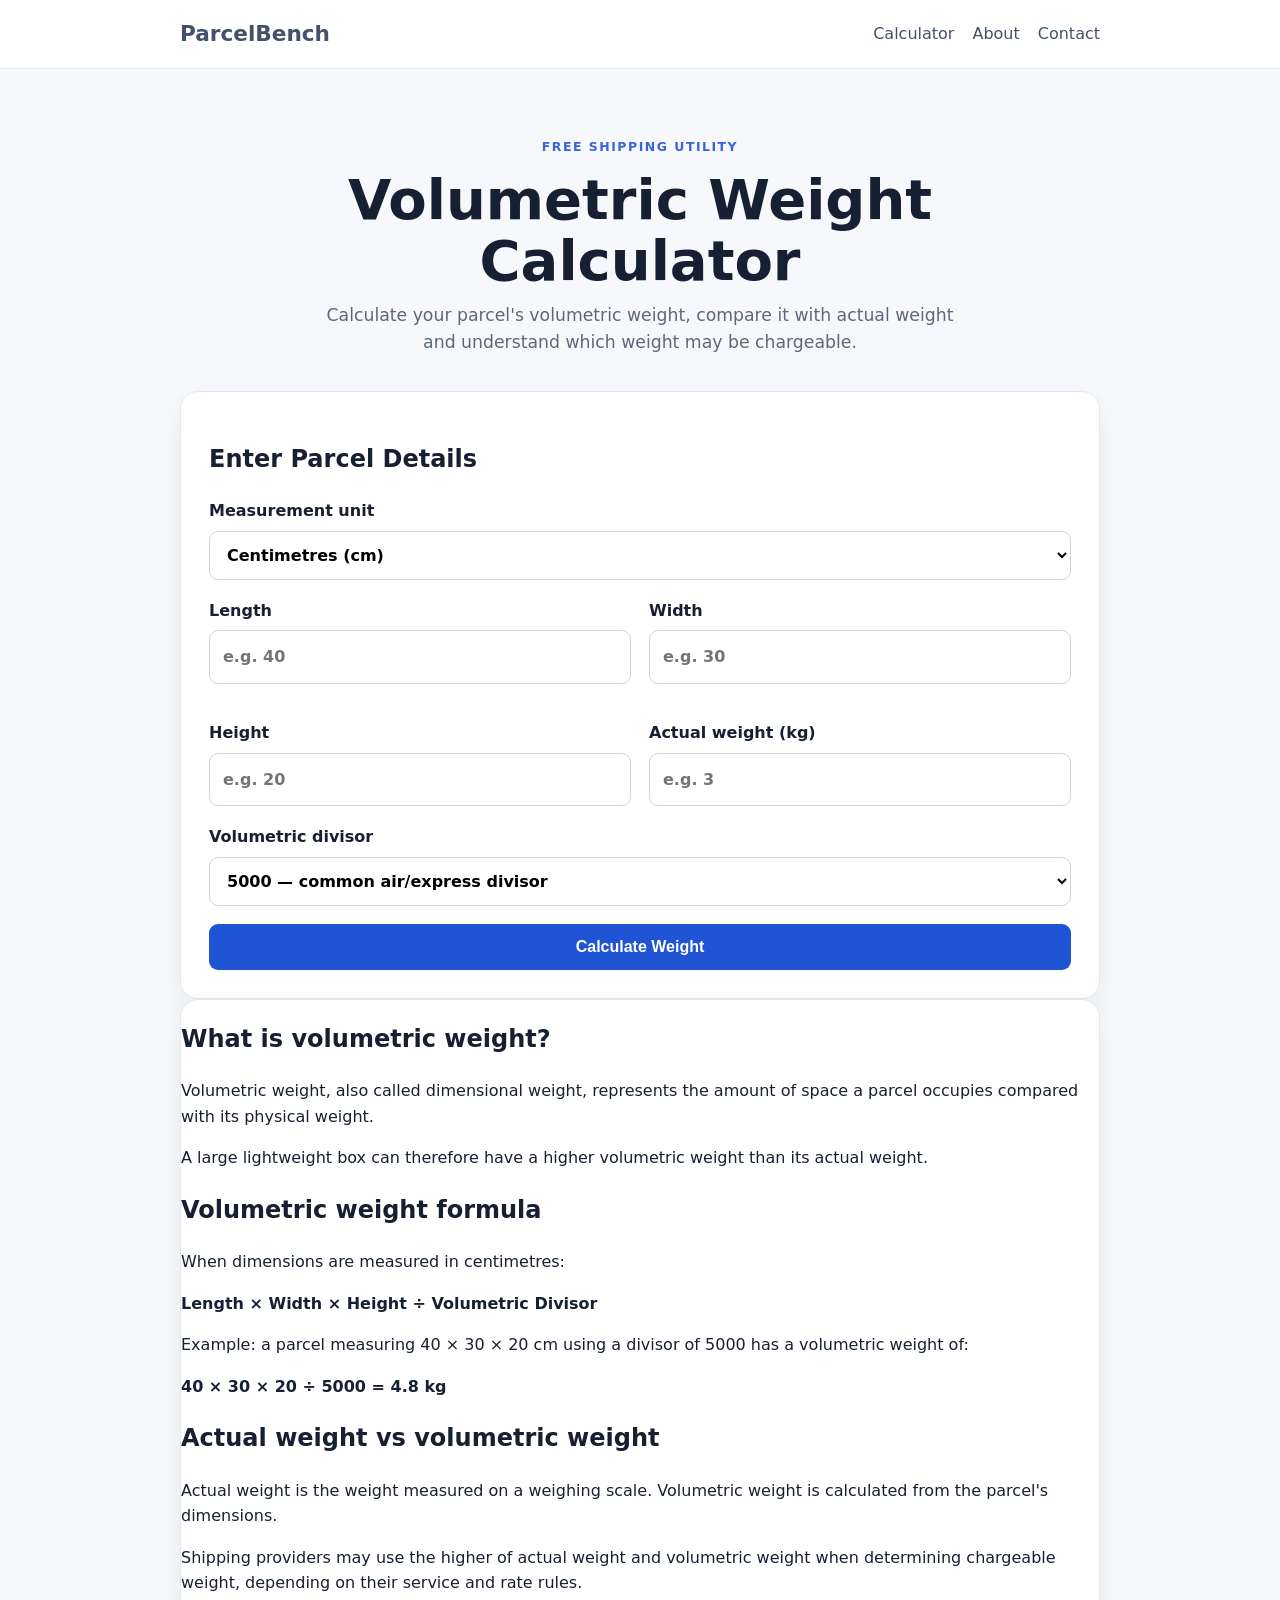
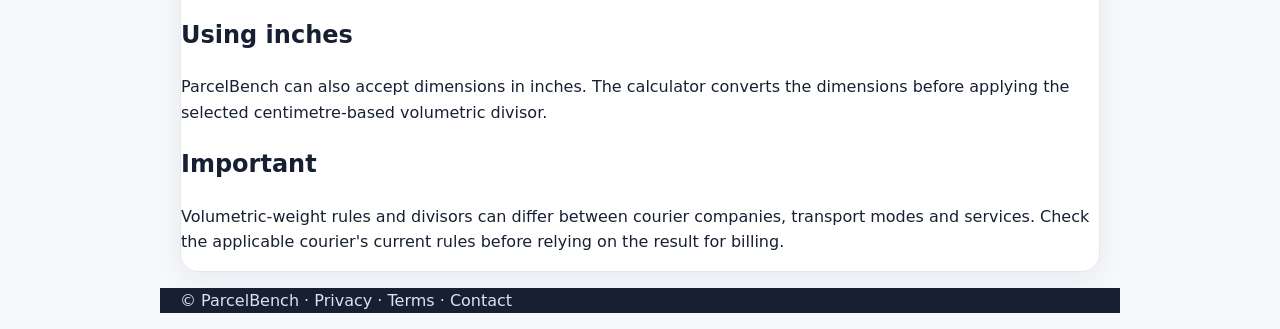
<file: index.html>
<!doctype html>
<html lang="en-IN">
<head>
  <meta charset="utf-8">
  <meta name="viewport" content="width=device-width,initial-scale=1">

  <title>Volumetric Weight Calculator India | ParcelBench</title>

  <meta name="description"
    content="Free volumetric weight and chargeable weight calculator for parcels. Enter dimensions and actual weight to compare actual vs volumetric weight. Supports cm and inches.">

  <link rel="canonical" href="https://parcelbench.in/">
  <link rel="stylesheet" href="styles.css">
</head>

<body>

<header>
  <div class="wrap nav">
    <a class="brand" href="/">ParcelBench</a>

    <nav>
      <a href="#calculator">Calculator</a>
      <a href="about.html">About</a>
      <a href="contact.html">Contact</a>
    </nav>
  </div>
</header>

<main>

  <section class="hero wrap">
    <span class="eyebrow">FREE SHIPPING UTILITY</span>

    <h1>Volumetric Weight Calculator</h1>

    <p>
      Calculate your parcel's volumetric weight, compare it with
      actual weight and understand which weight may be chargeable.
    </p>
  </section>


  <section id="calculator" class="wrap">

    <div class="card calculator">

      <h2>Enter Parcel Details</h2>

      <label>
        Measurement unit
        <select id="unit">
          <option value="cm">Centimetres (cm)</option>
          <option value="in">Inches (in)</option>
        </select>
      </label>

      <div class="grid">

        <label>
          Length
          <input id="length" type="number" min="0" step="0.01"
            placeholder="e.g. 40">
        </label>

        <label>
          Width
          <input id="width" type="number" min="0" step="0.01"
            placeholder="e.g. 30">
        </label>

        <label>
          Height
          <input id="height" type="number" min="0" step="0.01"
            placeholder="e.g. 20">
        </label>

        <label>
          Actual weight (kg)
          <input id="actual" type="number" min="0" step="0.01"
            placeholder="e.g. 3">
        </label>

      </div>


      <label>
        Volumetric divisor

        <select id="divisor">
          <option value="5000">5000 — common air/express divisor</option>
          <option value="6000">6000 — alternative divisor</option>
          <option value="custom">Custom divisor</option>
        </select>
      </label>


      <div id="customDivisorBox" style="display:none;">
        <label>
          Custom divisor
          <input id="customDivisor" type="number" min="1"
            placeholder="Enter divisor">
        </label>
      </div>


      <button id="calculateBtn" type="button">
        Calculate Weight
      </button>


      <div id="result" style="display:none; margin-top:24px;">

        <h2>Your Parcel Result</h2>

        <p>
          Actual weight:
          <strong id="actualResult"></strong>
        </p>

        <p>
          Volumetric weight:
          <strong id="volumetricResult"></strong>
        </p>

        <p>
          Chargeable weight:
          <strong id="chargeableResult"></strong>
        </p>

        <div class="note">
          <strong>Why?</strong>
          <span id="reasonResult"></span>
        </div>

      </div>

    </div>

  </section>


  <section class="wrap">

    <div class="card">

      <h2>What is volumetric weight?</h2>

      <p>
        Volumetric weight, also called dimensional weight, represents
        the amount of space a parcel occupies compared with its
        physical weight.
      </p>

      <p>
        A large lightweight box can therefore have a higher
        volumetric weight than its actual weight.
      </p>


      <h2>Volumetric weight formula</h2>

      <p>
        When dimensions are measured in centimetres:
      </p>

      <p>
        <strong>
          Length × Width × Height ÷ Volumetric Divisor
        </strong>
      </p>

      <p>
        Example: a parcel measuring 40 × 30 × 20 cm using a divisor
        of 5000 has a volumetric weight of:
      </p>

      <p>
        <strong>40 × 30 × 20 ÷ 5000 = 4.8 kg</strong>
      </p>


      <h2>Actual weight vs volumetric weight</h2>

      <p>
        Actual weight is the weight measured on a weighing scale.
        Volumetric weight is calculated from the parcel's dimensions.
      </p>

      <p>
        Shipping providers may use the higher of actual weight and
        volumetric weight when determining chargeable weight,
        depending on their service and rate rules.
      </p>


      <h2>Using inches</h2>

      <p>
        ParcelBench can also accept dimensions in inches. The
        calculator converts the dimensions before applying the
        selected centimetre-based volumetric divisor.
      </p>


      <h2>Important</h2>

      <p>
        Volumetric-weight rules and divisors can differ between
        courier companies, transport modes and services. Check the
        applicable courier's current rules before relying on the
        result for billing.
      </p>

    </div>

  </section>

</main>


<footer class="wrap">
  <p>
    © ParcelBench ·
    <a href="privacy.html">Privacy</a> ·
    <a href="terms.html">Terms</a> ·
    <a href="contact.html">Contact</a>
  </p>
</footer>


<script>
const unit = document.getElementById("unit");
const divisorSelect = document.getElementById("divisor");
const customBox = document.getElementById("customDivisorBox");

divisorSelect.addEventListener("change", function () {
  customBox.style.display =
    divisorSelect.value === "custom" ? "block" : "none";
});


document.getElementById("calculateBtn").addEventListener("click", function () {

  let length = parseFloat(document.getElementById("length").value);
  let width = parseFloat(document.getElementById("width").value);
  let height = parseFloat(document.getElementById("height").value);
  let actual = parseFloat(document.getElementById("actual").value);

  if (
    !Number.isFinite(length) ||
    !Number.isFinite(width) ||
    !Number.isFinite(height) ||
    !Number.isFinite(actual) ||
    length <= 0 ||
    width <= 0 ||
    height <= 0 ||
    actual <= 0
  ) {
    alert("Please enter valid parcel dimensions and actual weight.");
    return;
  }


  if (unit.value === "in") {
    length *= 2.54;
    width *= 2.54;
    height *= 2.54;
  }


  let divisor;

  if (divisorSelect.value === "custom") {
    divisor = parseFloat(
      document.getElementById("customDivisor").value
    );
  } else {
    divisor = parseFloat(divisorSelect.value);
  }


  if (!Number.isFinite(divisor) || divisor <= 0) {
    alert("Please enter a valid volumetric divisor.");
    return;
  }


  const volumetric = (length * width * height) / divisor;
  const chargeable = Math.max(actual, volumetric);


  document.getElementById("actualResult").textContent =
    actual.toFixed(2) + " kg";

  document.getElementById("volumetricResult").textContent =
    volumetric.toFixed(2) + " kg";

  document.getElementById("chargeableResult").textContent =
    chargeable.toFixed(2) + " kg";


  let reason;

  if (volumetric > actual) {

    reason =
      " The volumetric weight is higher than the actual weight, " +
      "so " + volumetric.toFixed(2) +
      " kg is the chargeable weight under the selected divisor assumption.";

  } else if (actual > volumetric) {

    reason =
      " The actual weight is higher than the volumetric weight, " +
      "so " + actual.toFixed(2) +
      " kg is the chargeable weight under this calculation.";

  } else {

    reason =
      " The actual and volumetric weights are equal.";

  }


  document.getElementById("reasonResult").textContent = reason;
  document.getElementById("result").style.display = "block";

});
</script>

</body>
</html>
</file>
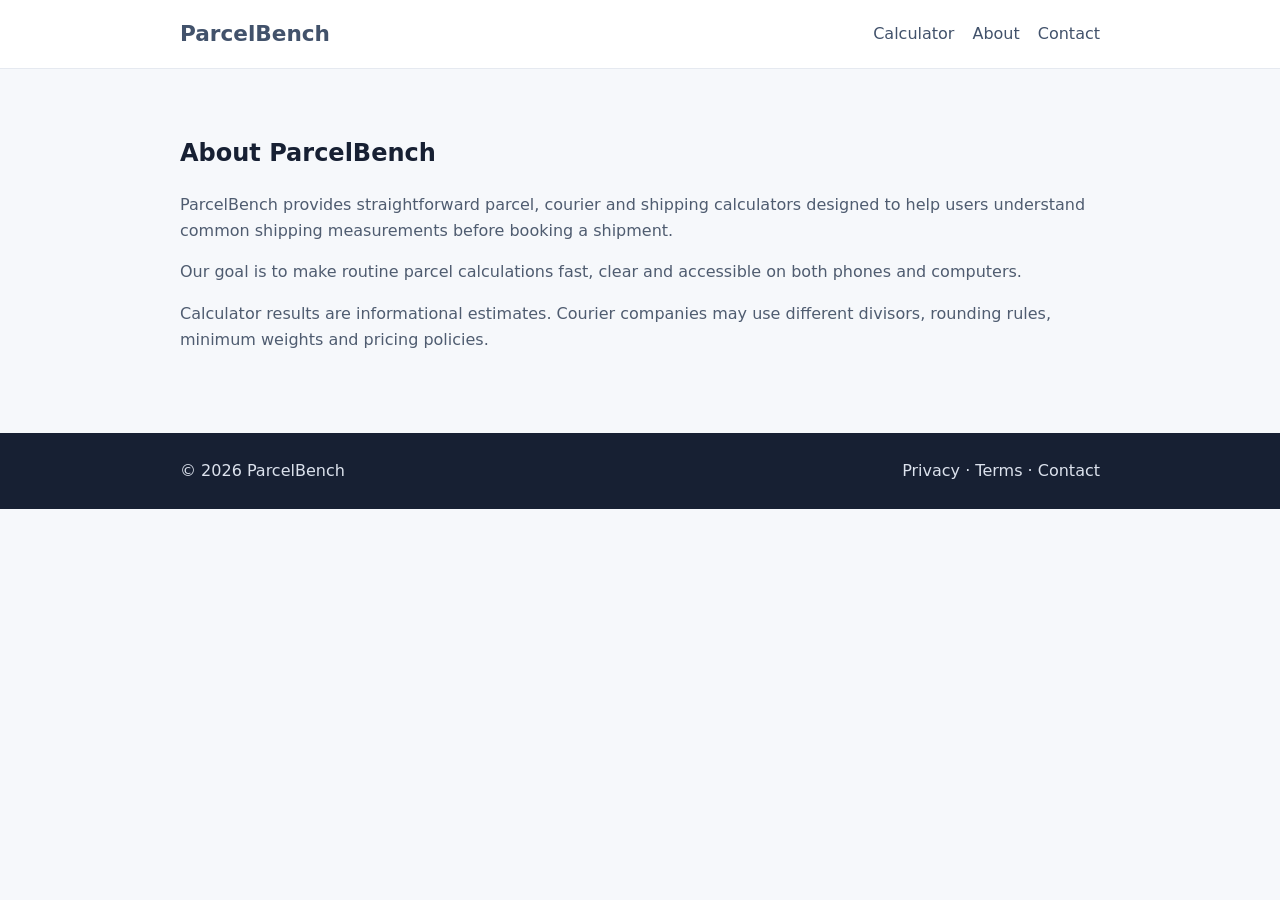
<file: about.html>
<!doctype html><html lang="en-IN"><head><meta charset="utf-8"><meta name="viewport" content="width=device-width,initial-scale=1"><title>About | ParcelBench</title><meta name="description" content="About ParcelBench shipping utilities."><link rel="stylesheet" href="styles.css"></head><body><header><div class="wrap nav"><a class="brand" href="/">ParcelBench</a><nav><a href="/">Calculator</a><a href="about.html">About</a><a href="contact.html">Contact</a></nav></div></header><main><section class="wrap content"><h1>About ParcelBench</h1><p>ParcelBench provides straightforward parcel, courier and shipping calculators designed to help users understand common shipping measurements before booking a shipment.</p><p>Our goal is to make routine parcel calculations fast, clear and accessible on both phones and computers.</p><p>Calculator results are informational estimates. Courier companies may use different divisors, rounding rules, minimum weights and pricing policies.</p></section></main><footer><div class="wrap"><span>© 2026 ParcelBench</span><span><a href="privacy.html">Privacy</a> · <a href="terms.html">Terms</a> · <a href="contact.html">Contact</a></span></div></footer></body></html>
</file>
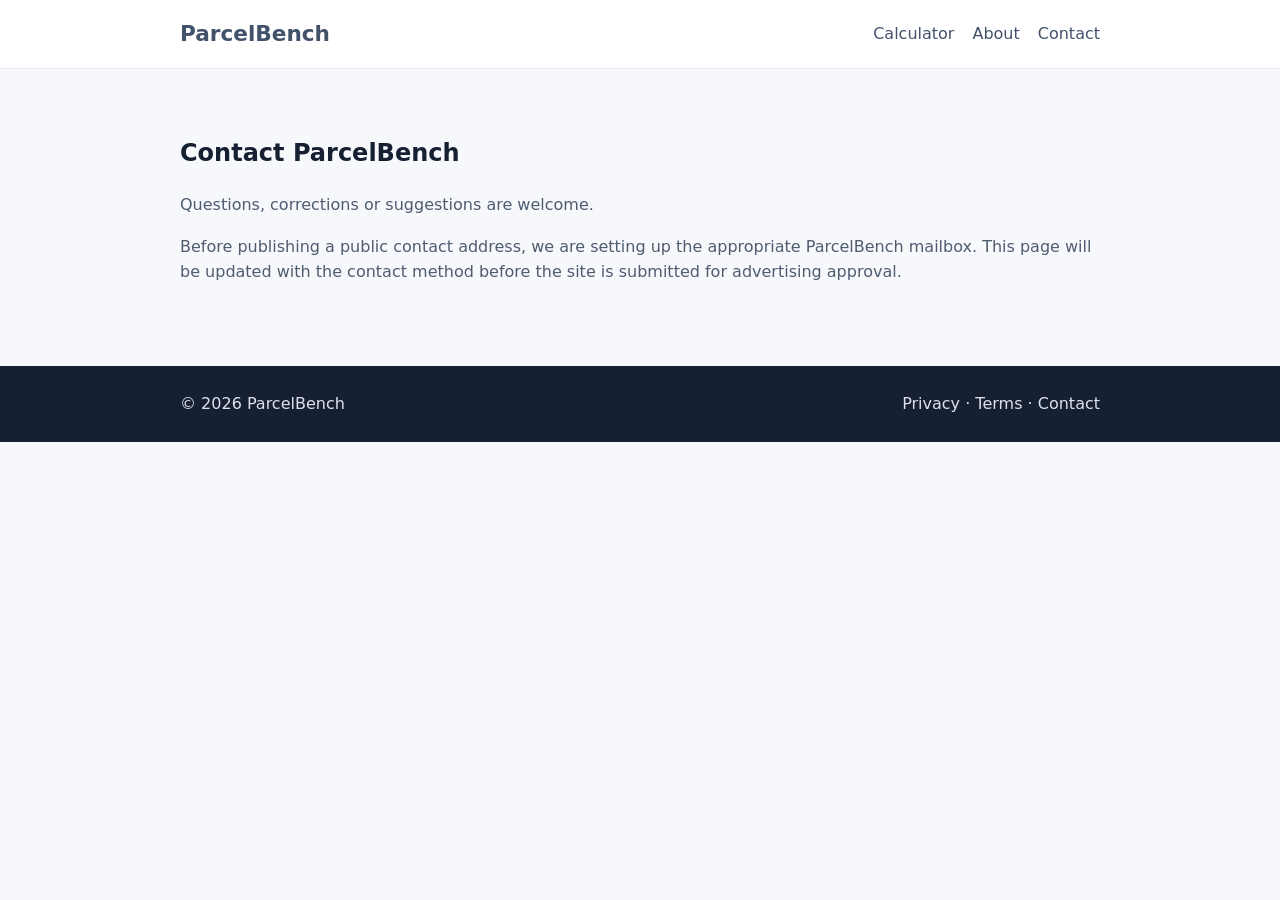
<file: contact.html>
<!doctype html><html lang="en-IN"><head><meta charset="utf-8"><meta name="viewport" content="width=device-width,initial-scale=1"><title>Contact | ParcelBench</title><meta name="description" content="Contact ParcelBench."><link rel="stylesheet" href="styles.css"></head><body><header><div class="wrap nav"><a class="brand" href="/">ParcelBench</a><nav><a href="/">Calculator</a><a href="about.html">About</a><a href="contact.html">Contact</a></nav></div></header><main><section class="wrap content"><h1>Contact ParcelBench</h1><p>Questions, corrections or suggestions are welcome.</p><p>Before publishing a public contact address, we are setting up the appropriate ParcelBench mailbox. This page will be updated with the contact method before the site is submitted for advertising approval.</p></section></main><footer><div class="wrap"><span>© 2026 ParcelBench</span><span><a href="privacy.html">Privacy</a> · <a href="terms.html">Terms</a> · <a href="contact.html">Contact</a></span></div></footer></body></html>
</file>
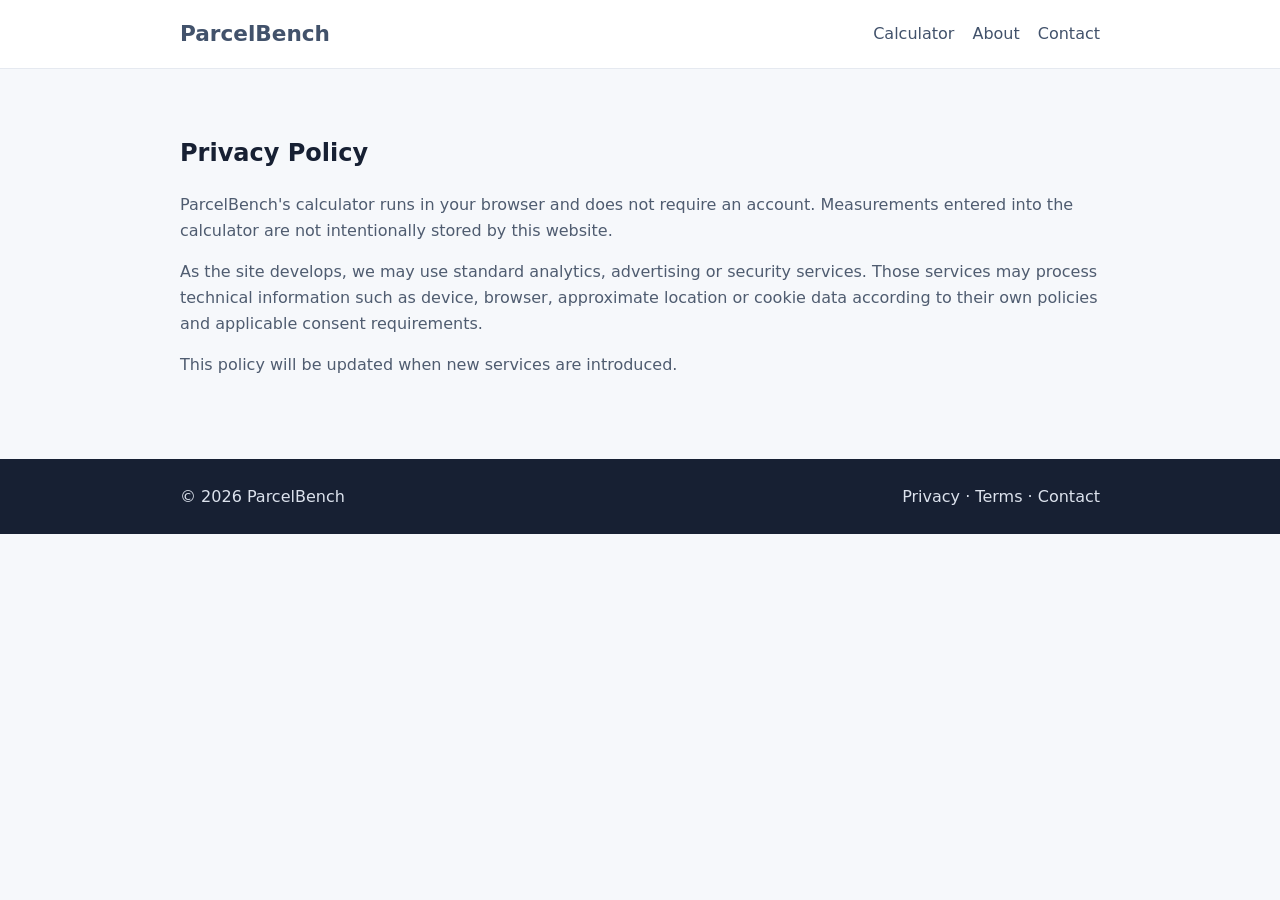
<file: privacy.html>
<!doctype html><html lang="en-IN"><head><meta charset="utf-8"><meta name="viewport" content="width=device-width,initial-scale=1"><title>Privacy Policy | ParcelBench</title><meta name="description" content="ParcelBench privacy policy."><link rel="stylesheet" href="styles.css"></head><body><header><div class="wrap nav"><a class="brand" href="/">ParcelBench</a><nav><a href="/">Calculator</a><a href="about.html">About</a><a href="contact.html">Contact</a></nav></div></header><main><section class="wrap content"><h1>Privacy Policy</h1><p>ParcelBench's calculator runs in your browser and does not require an account. Measurements entered into the calculator are not intentionally stored by this website.</p><p>As the site develops, we may use standard analytics, advertising or security services. Those services may process technical information such as device, browser, approximate location or cookie data according to their own policies and applicable consent requirements.</p><p>This policy will be updated when new services are introduced.</p></section></main><footer><div class="wrap"><span>© 2026 ParcelBench</span><span><a href="privacy.html">Privacy</a> · <a href="terms.html">Terms</a> · <a href="contact.html">Contact</a></span></div></footer></body></html>
</file>
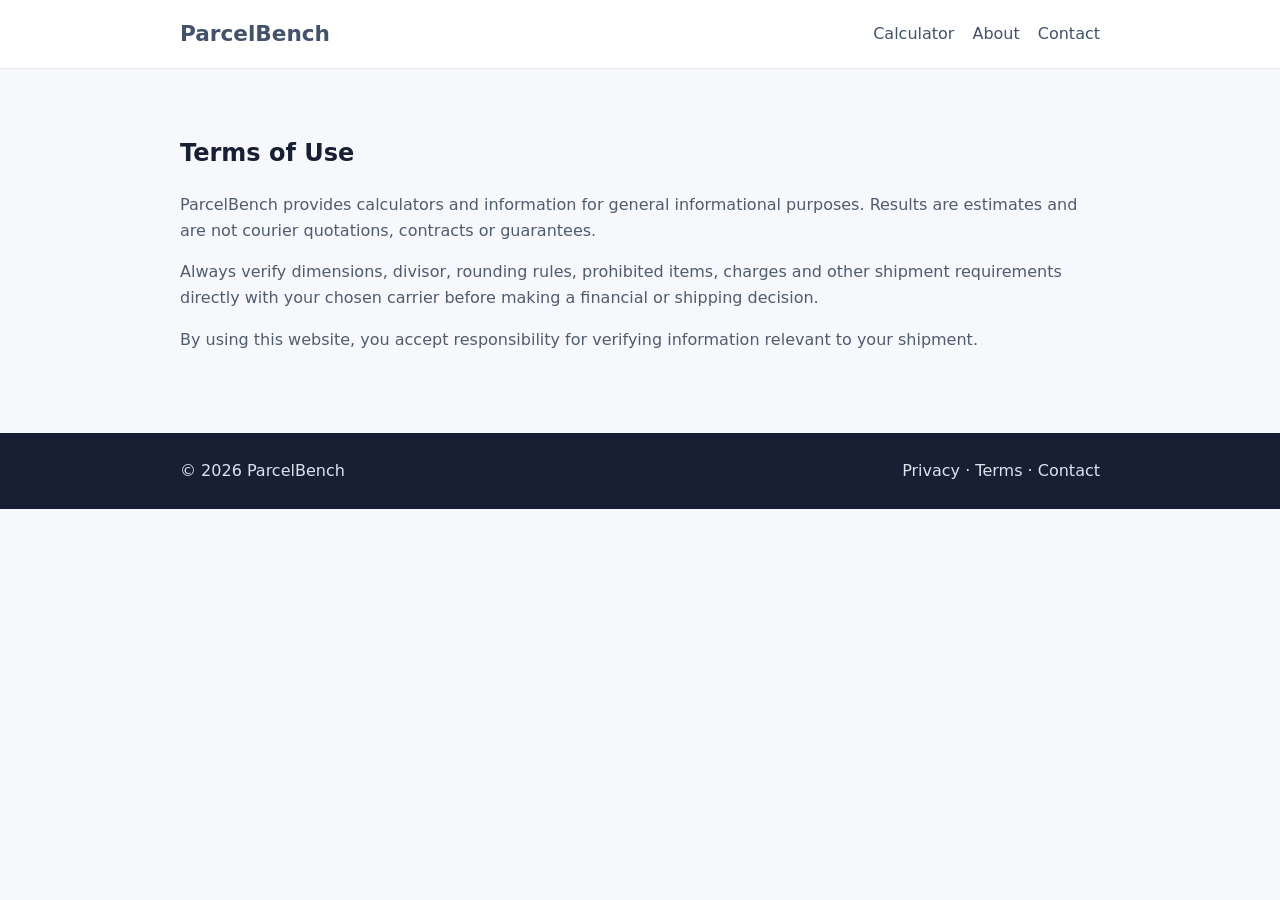
<file: terms.html>
<!doctype html><html lang="en-IN"><head><meta charset="utf-8"><meta name="viewport" content="width=device-width,initial-scale=1"><title>Terms of Use | ParcelBench</title><meta name="description" content="ParcelBench terms of use."><link rel="stylesheet" href="styles.css"></head><body><header><div class="wrap nav"><a class="brand" href="/">ParcelBench</a><nav><a href="/">Calculator</a><a href="about.html">About</a><a href="contact.html">Contact</a></nav></div></header><main><section class="wrap content"><h1>Terms of Use</h1><p>ParcelBench provides calculators and information for general informational purposes. Results are estimates and are not courier quotations, contracts or guarantees.</p><p>Always verify dimensions, divisor, rounding rules, prohibited items, charges and other shipment requirements directly with your chosen carrier before making a financial or shipping decision.</p><p>By using this website, you accept responsibility for verifying information relevant to your shipment.</p></section></main><footer><div class="wrap"><span>© 2026 ParcelBench</span><span><a href="privacy.html">Privacy</a> · <a href="terms.html">Terms</a> · <a href="contact.html">Contact</a></span></div></footer></body></html>
</file>
<file: styles.css>
*{box-sizing:border-box}body{margin:0;font-family:Inter,system-ui,-apple-system,Segoe UI,Roboto,Arial,sans-serif;color:#172033;background:#f6f8fb;line-height:1.6}.wrap{max-width:960px;margin:auto;padding:0 20px}header{background:#fff;border-bottom:1px solid #e5e9f0}.nav{height:68px;display:flex;align-items:center;justify-content:space-between}.brand{font-size:1.35rem;font-weight:800;color:#172033;text-decoration:none}.nav nav{display:flex;gap:18px}.nav a,footer a{color:#42526b;text-decoration:none}.hero{text-align:center;padding-top:64px;padding-bottom:34px}.eyebrow{font-size:.78rem;font-weight:800;letter-spacing:.12em;color:#3764d8}.hero h1{font-size:clamp(2rem,6vw,3.5rem);line-height:1.1;margin:10px 0}.hero p{font-size:1.08rem;color:#5d687b;max-width:650px;margin:auto}.card{background:#fff;border:1px solid #e3e8ef;border-radius:18px;box-shadow:0 10px 30px rgba(20,35,60,.06)}.calculator{padding:28px}.grid{display:grid;grid-template-columns:repeat(2,1fr);gap:18px}label{display:block;font-weight:700;margin-bottom:18px}input,select{display:block;width:100%;margin-top:7px;padding:13px;border:1px solid #cfd7e3;border-radius:9px;background:#fff;font:inherit}button{width:100%;padding:14px;border:0;border-radius:9px;background:#1f55d5;color:#fff;font-size:1rem;font-weight:800;cursor:pointer}.result{margin-top:22px;border-top:1px solid #e8ecf2;padding-top:14px}.result div{display:flex;justify-content:space-between;padding:9px 0}.result .charge{font-size:1.13rem;border-top:1px solid #e8ecf2;margin-top:5px;padding-top:15px}.note{font-size:.86rem;color:#697588;margin-bottom:0}.content{padding-top:45px;padding-bottom:65px}.content h2{margin-top:36px;line-height:1.25}.formula{background:#edf3ff;padding:16px;border-radius:10px}.content p,.content li{color:#4f5c70}footer{background:#172033;color:#dce2ed;padding:25px 0}footer .wrap{display:flex;justify-content:space-between;gap:20px}footer a{color:#dce2ed}@media(max-width:620px){.grid{grid-template-columns:1fr}.nav nav a:first-child{display:none}.calculator{padding:20px}.hero{padding-top:45px}footer .wrap{flex-direction:column}}
/* ParcelBench calculator result */

#result {
  margin-top: 28px;
  padding: 24px;
  border: 1px solid #e5e7eb;
  border-radius: 16px;
  background: #f8fafc;
}

#result h2 {
  margin-top: 0;
  margin-bottom: 20px;
}

#result p {
  display: flex;
  justify-content: space-between;
  align-items: center;
  gap: 20px;

  margin: 10px 0;
  padding: 15px 16px;

  background: white;
  border: 1px solid #e5e7eb;
  border-radius: 10px;
}

#result p strong {
  font-size: 1.15rem;
  white-space: nowrap;
}

/* Emphasise chargeable weight */
#result p:nth-of-type(3) {
  border: 2px solid #2563eb;
  background: #eff6ff;
}

#result p:nth-of-type(3) strong {
  font-size: 1.4rem;
  color: #1d4ed8;
}

#result .note {
  margin-top: 18px;
  padding: 16px;

  background: white;
  border-left: 4px solid #2563eb;
  border-radius: 8px;

  line-height: 1.6;
}

#result .note strong {
  display: block;
  margin-bottom: 5px;
}

@media (max-width: 600px) {

  #result {
    padding: 16px;
  }

  #result p {
    align-items: flex-start;
    flex-direction: column;
    gap: 5px;
  }

}
</file>
